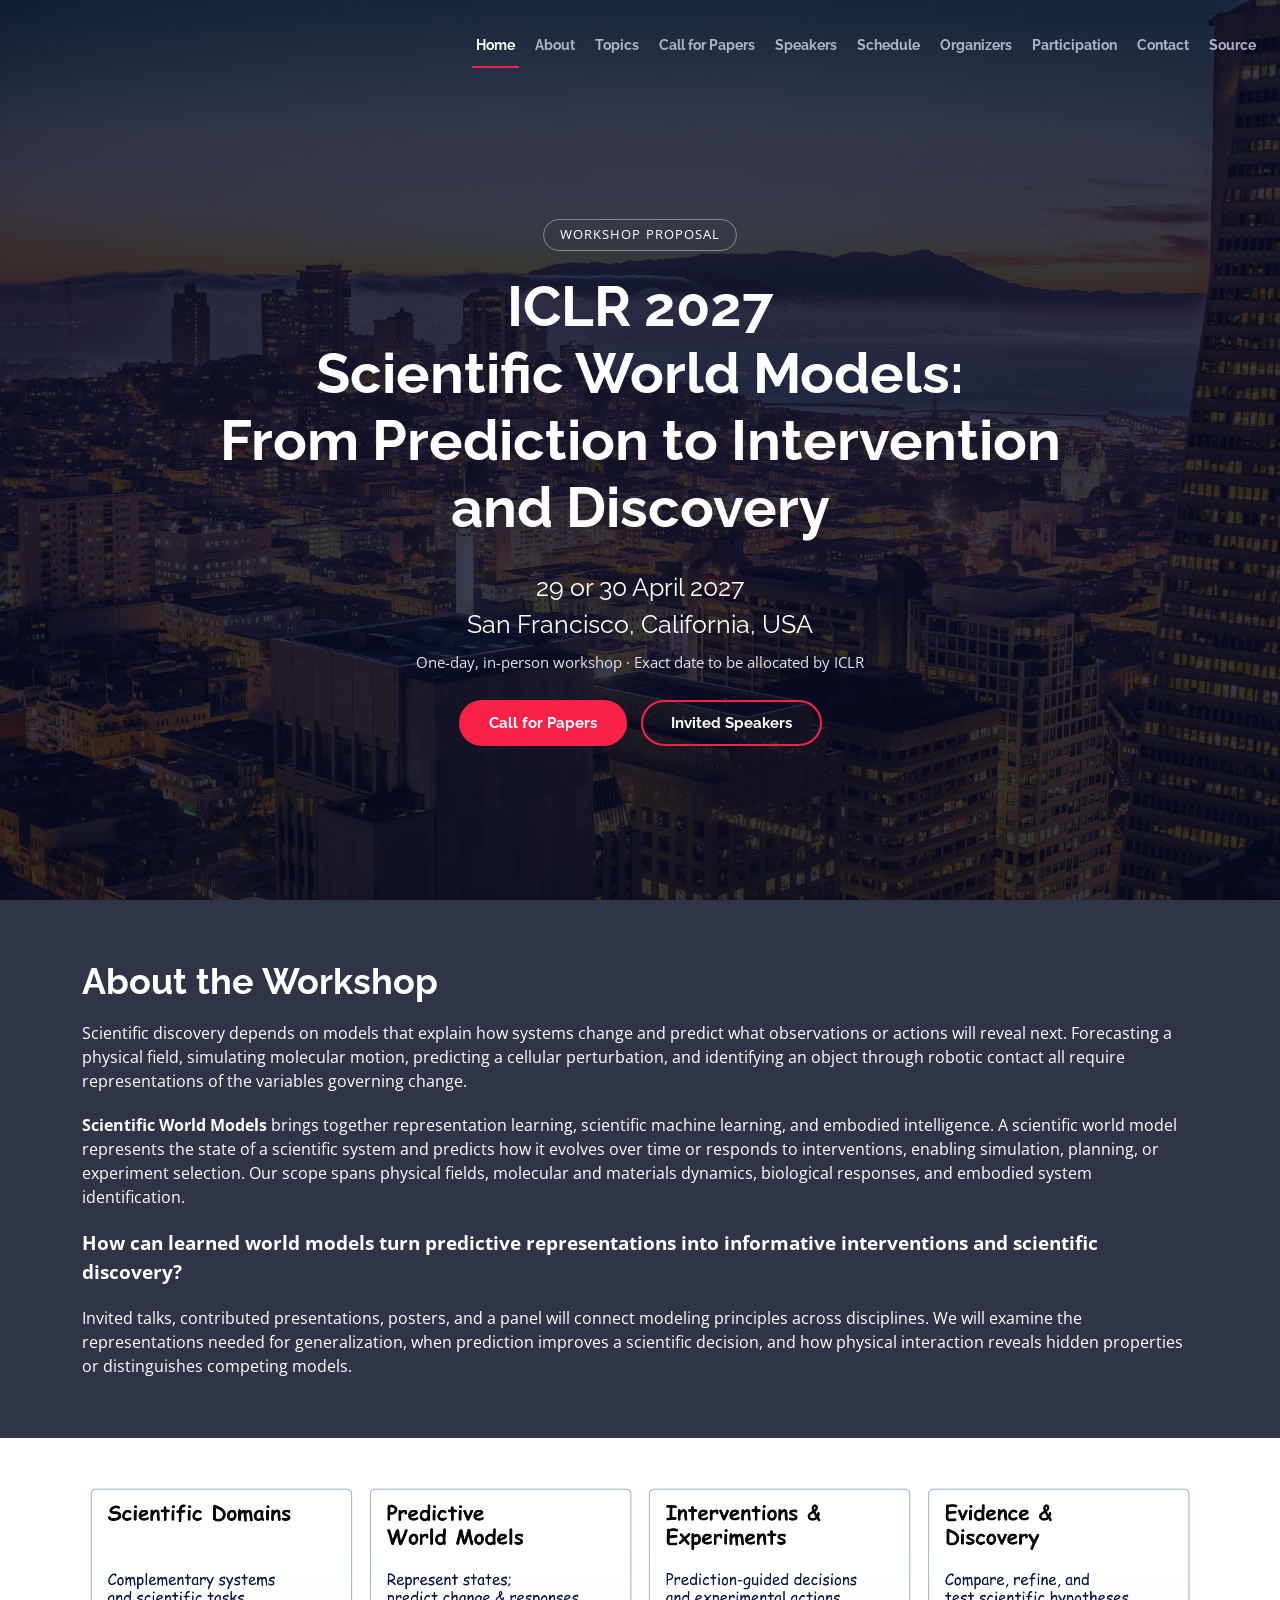
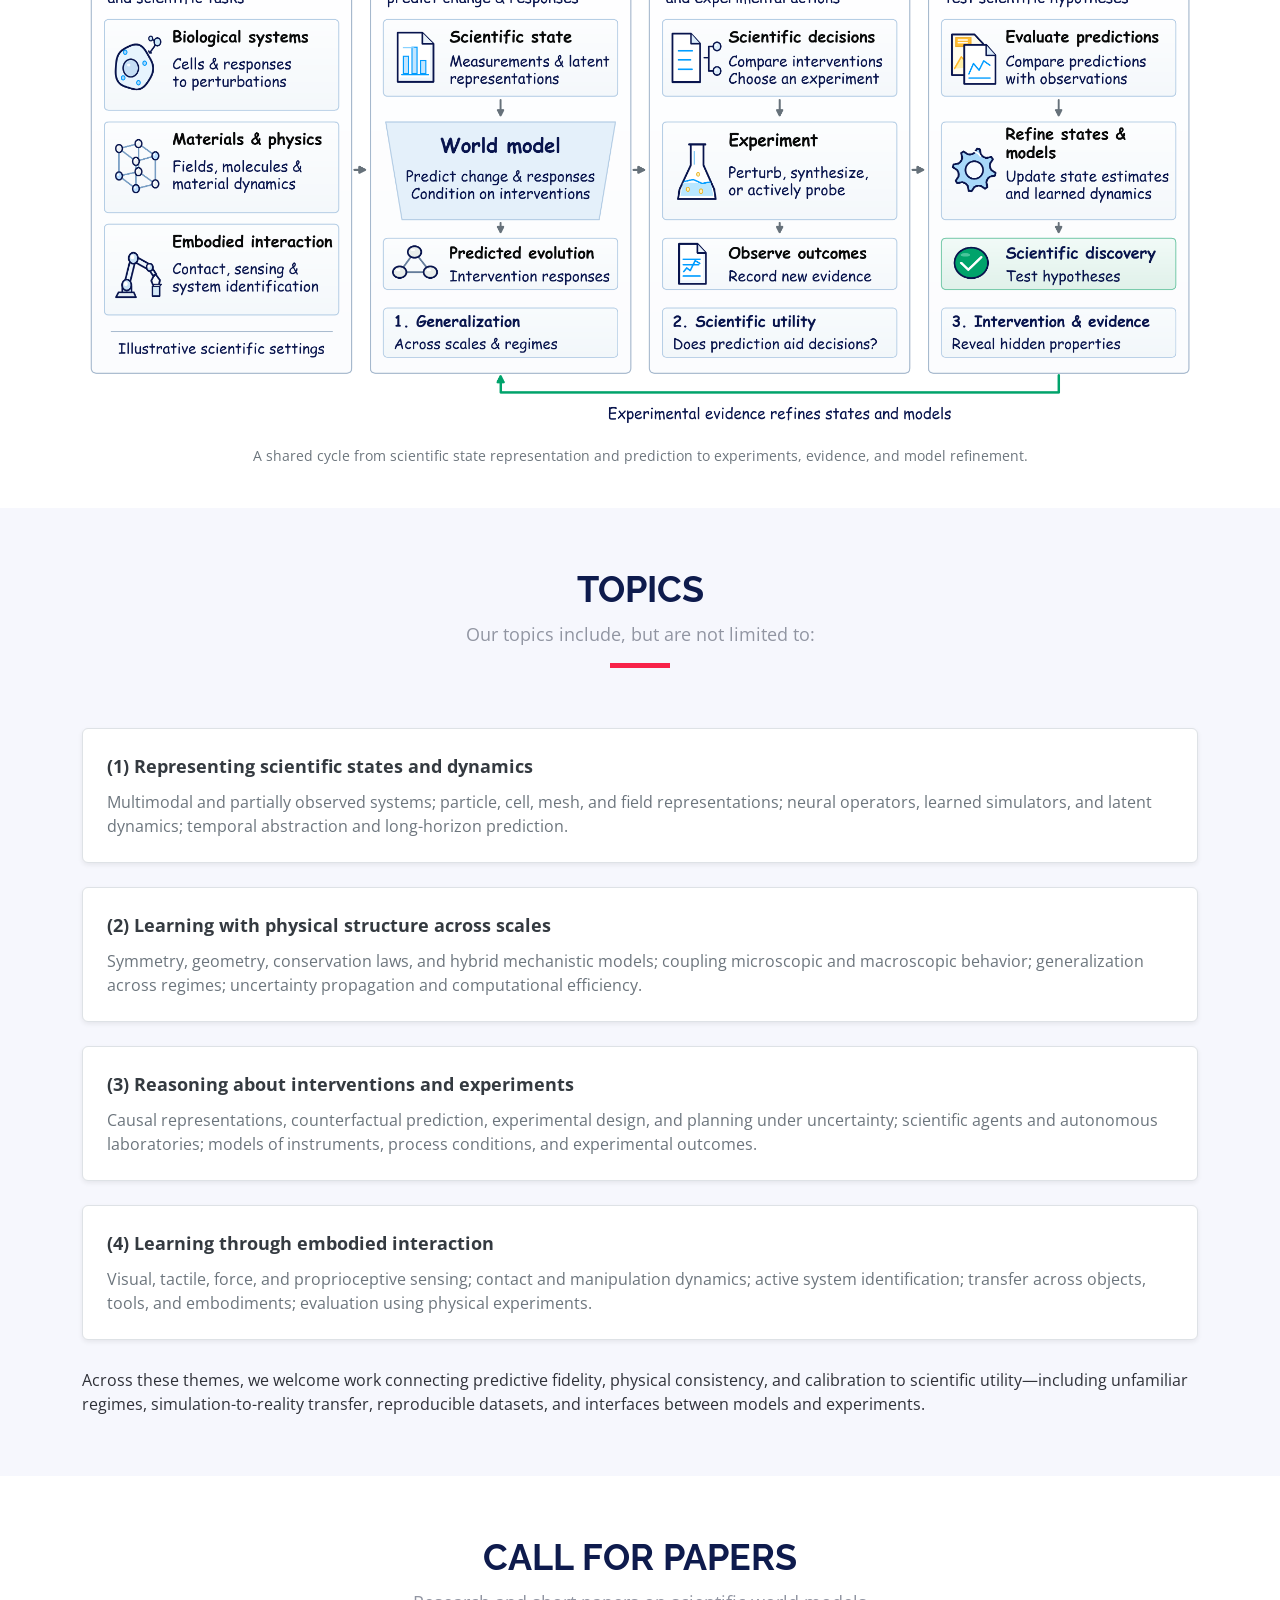
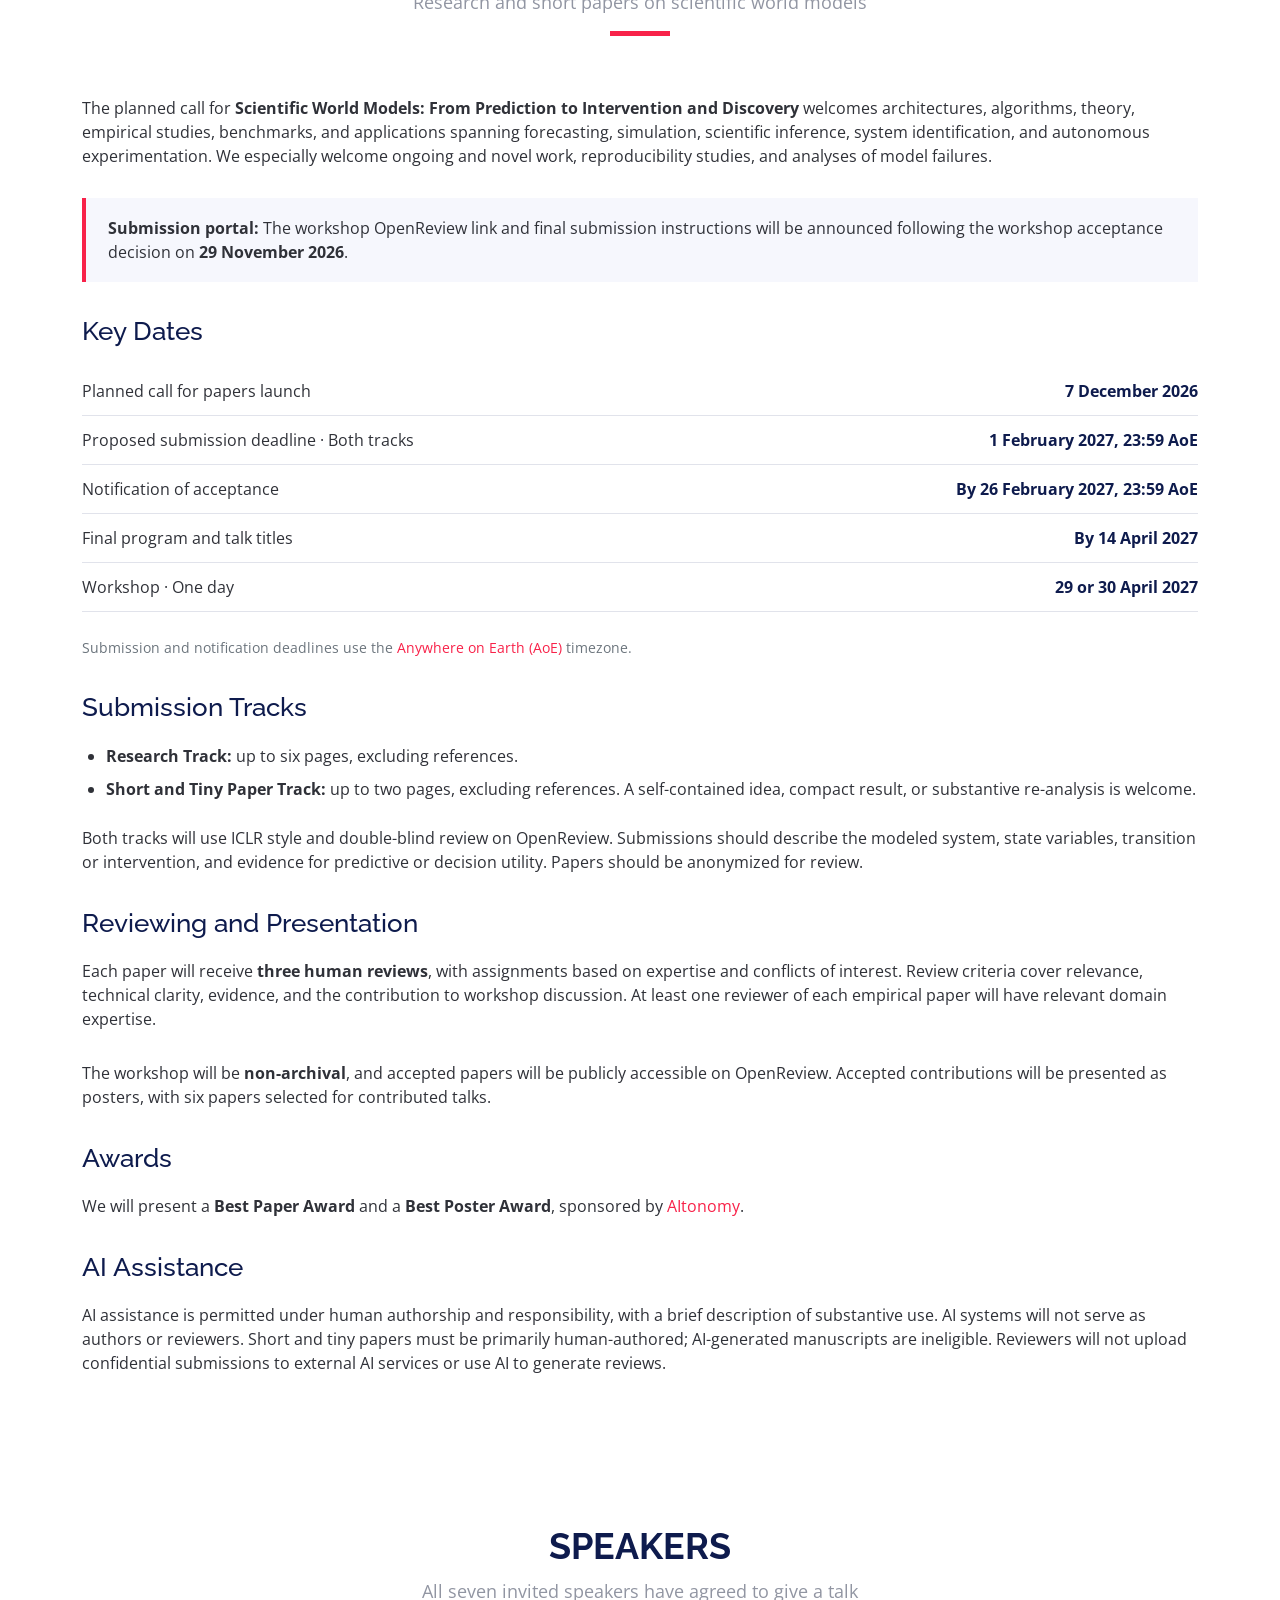
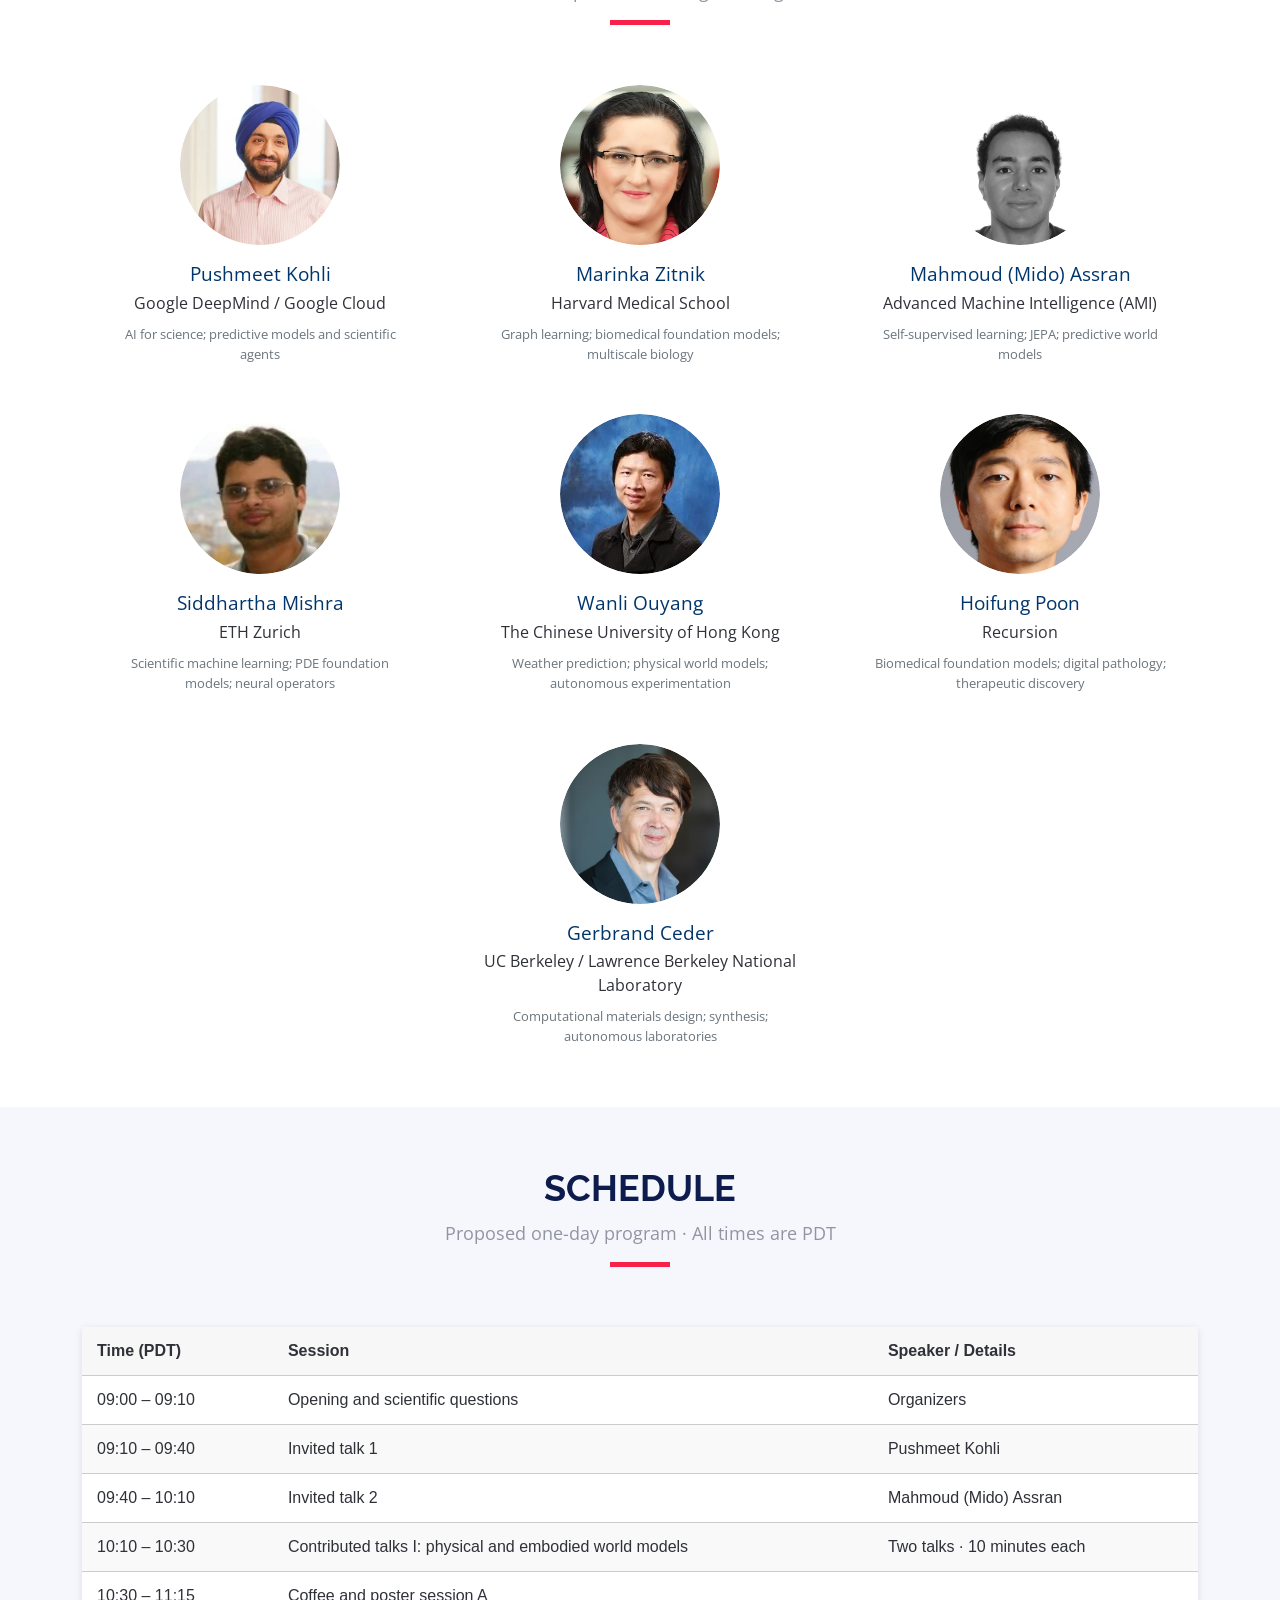
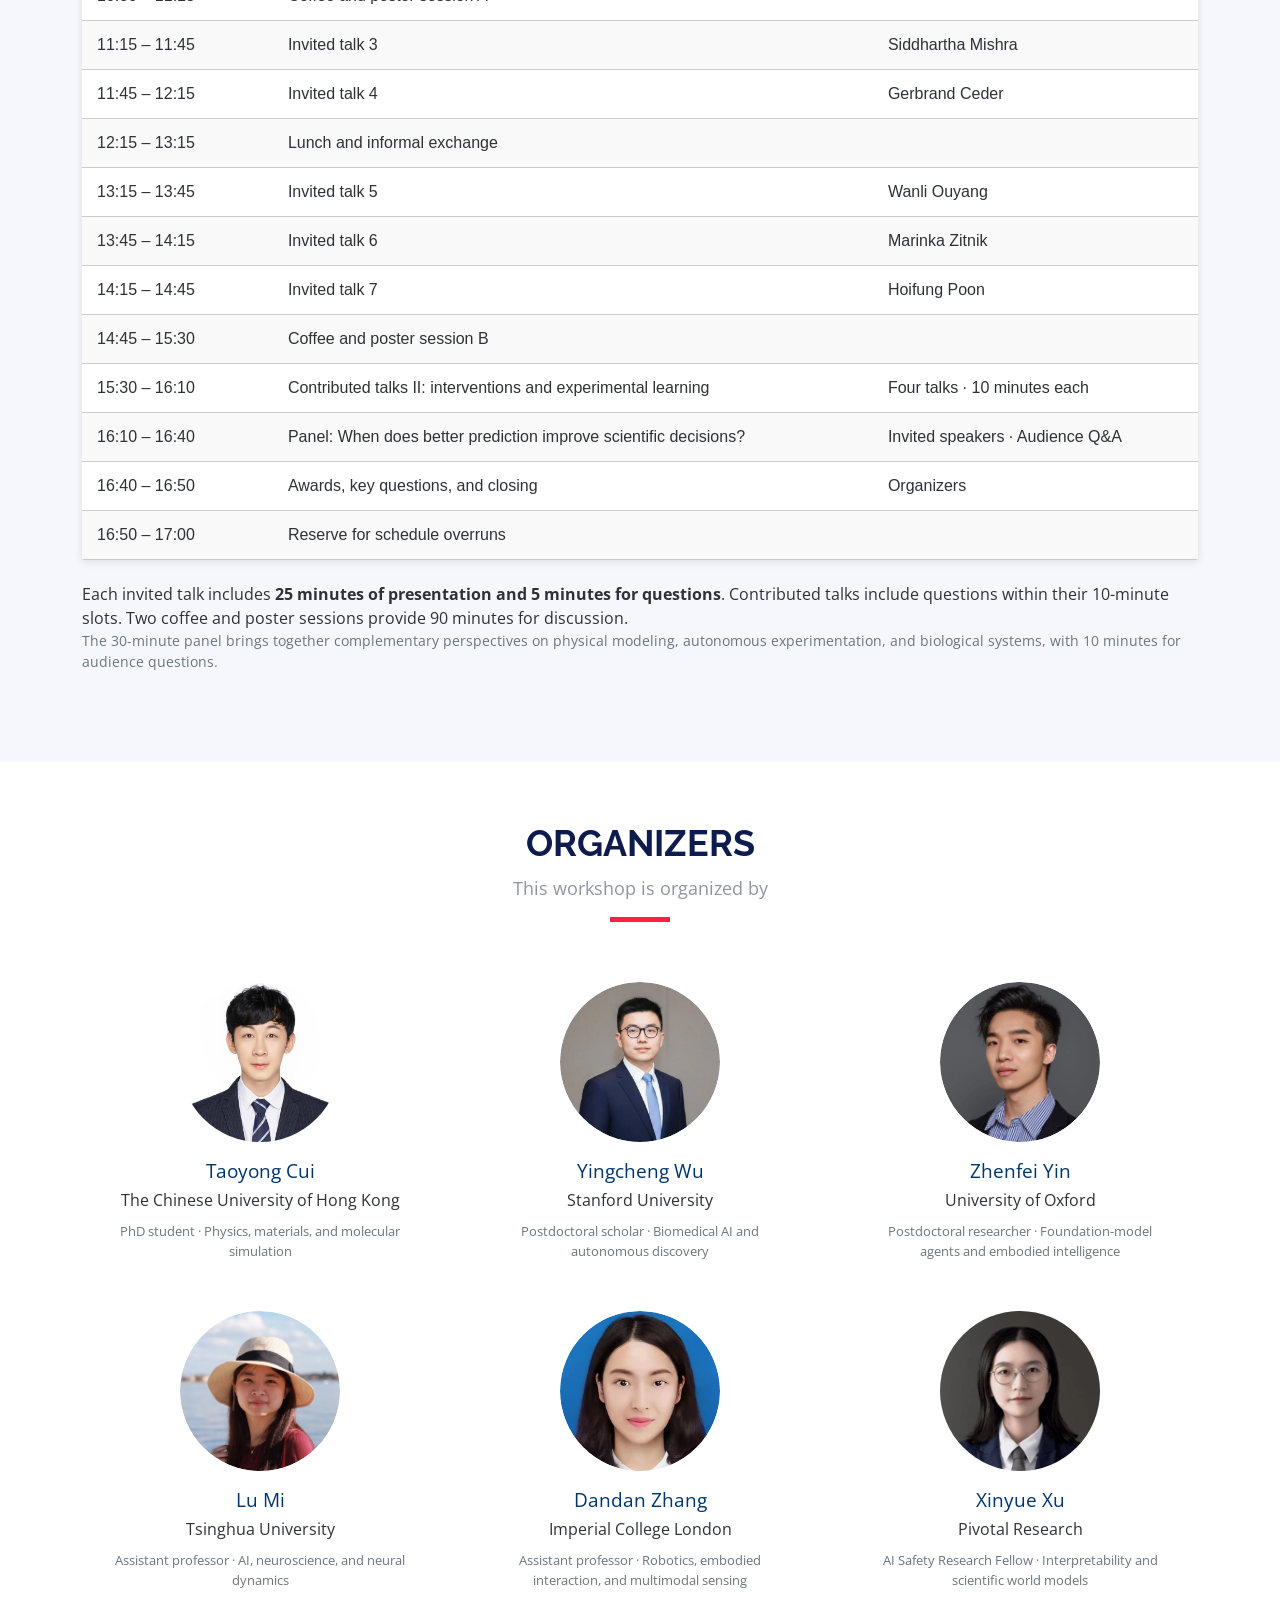
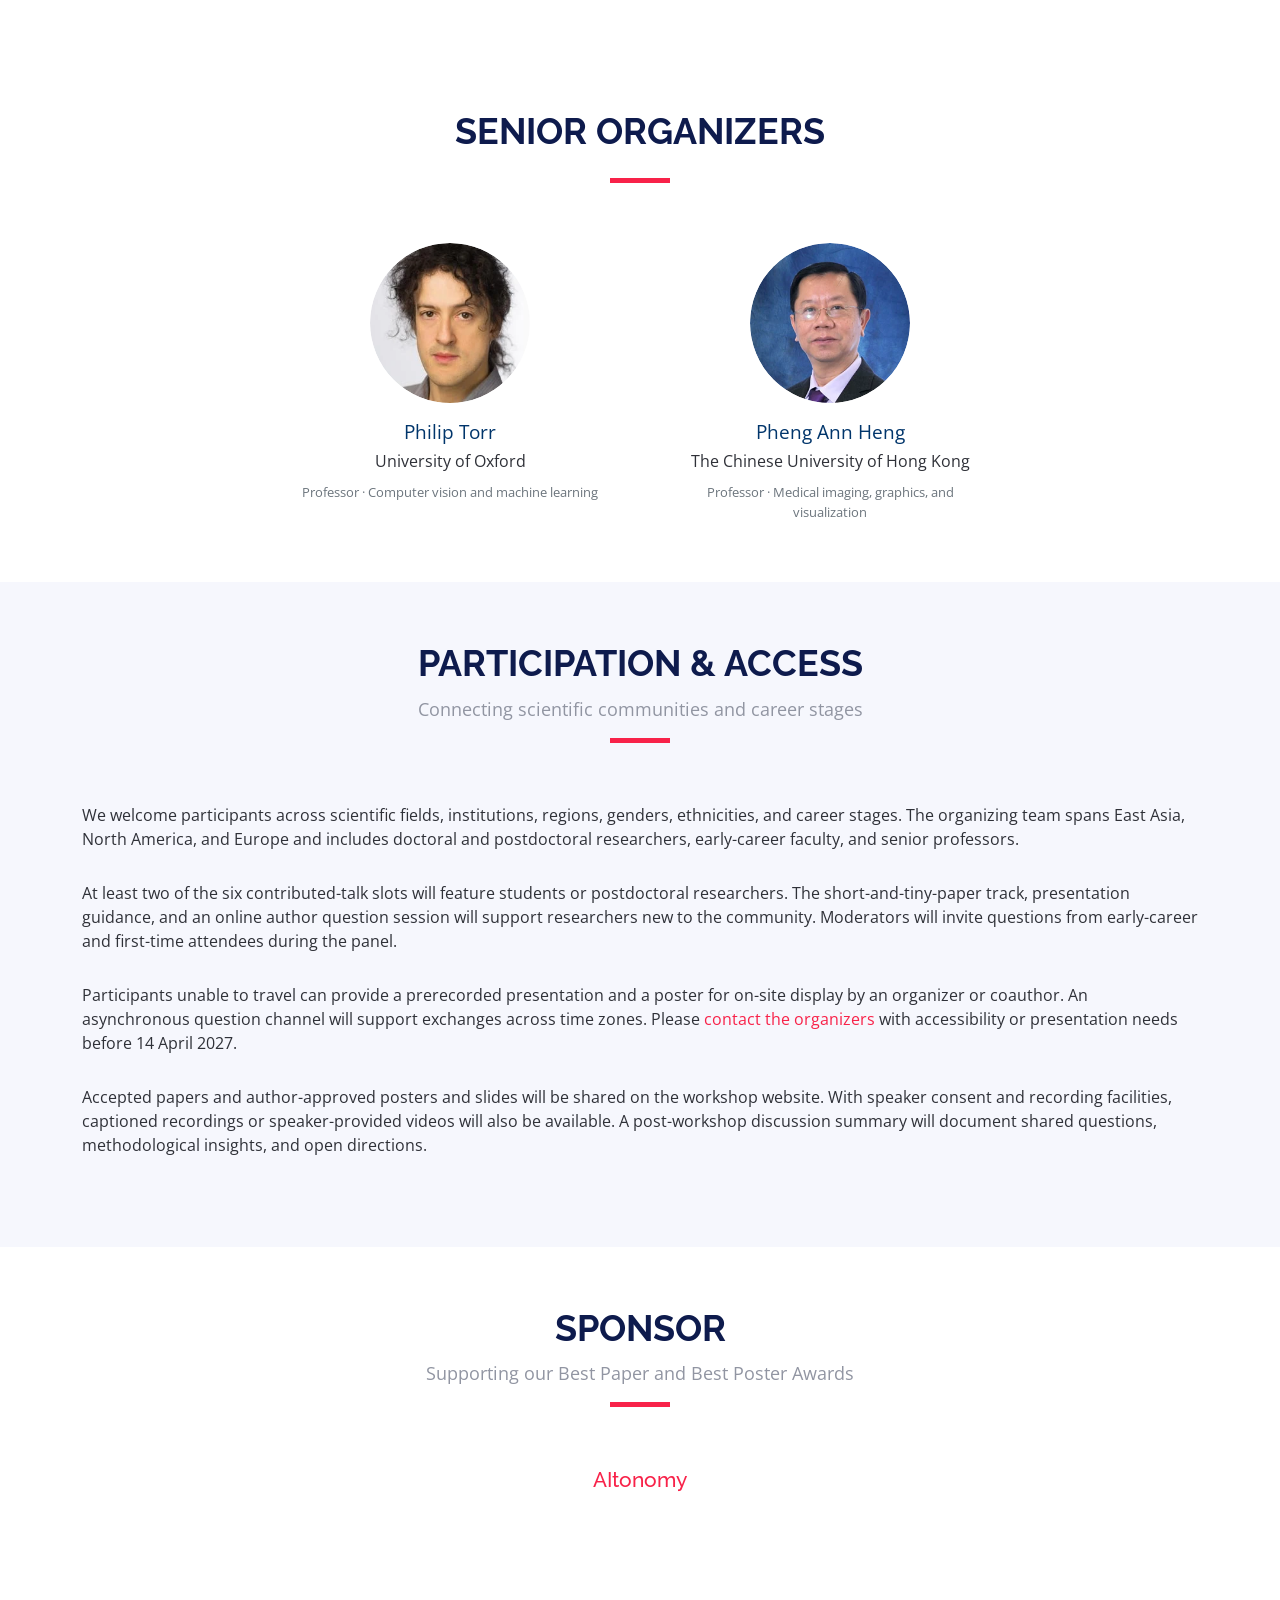
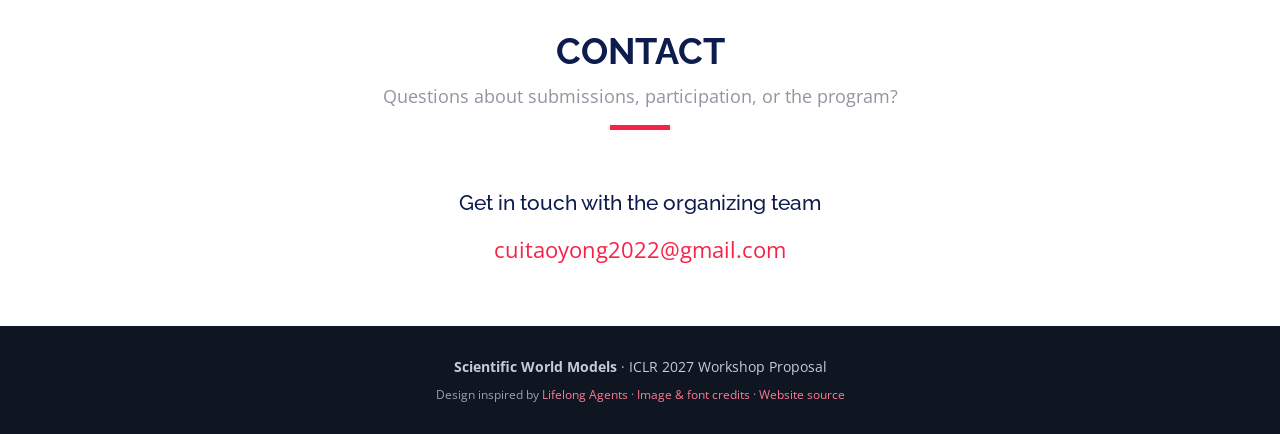
<file: index.html>
<!DOCTYPE html>
<html lang="en">
<head>
  <meta charset="utf-8">
  <meta name="viewport" content="width=device-width, initial-scale=1">
  <title>Scientific World Models: From Prediction to Intervention and Discovery | ICLR 2027</title>
  <meta name="description" content="A proposed ICLR 2027 workshop connecting predictive representation learning, scientific machine learning, and embodied intelligence. Explore our speakers, topics, call for papers, and program.">
  <meta name="theme-color" content="#060c22">
  <link rel="canonical" href="https://taoyongcui.github.io/scientific-world-models/">
  <meta property="og:type" content="website">
  <meta property="og:title" content="Scientific World Models | ICLR 2027">
  <meta property="og:description" content="From Prediction to Intervention and Discovery. A proposed one-day workshop in San Francisco, connecting scientific world models to experimental discovery.">
  <meta property="og:url" content="https://taoyongcui.github.io/scientific-world-models/">
  <meta property="og:image" content="https://taoyongcui.github.io/scientific-world-models/assets/img/background_san_fancisco.jpg">
  <meta name="twitter:card" content="summary_large_image">
  <link rel="icon" href="assets/img/favicon.svg" type="image/svg+xml">
  <link rel="stylesheet" href="assets/css/fonts.css">
  <link rel="stylesheet" href="assets/css/style.css">
  <script defer src="assets/js/main.js"></script>
</head>
<body>
  <a class="skip-link" href="#main">Skip to content</a>
  <header id="header">
    <div class="container header-inner">
      <a class="mobile-brand" href="#hero">Scientific World Models</a>
      <button class="menu-toggle" type="button" aria-label="Open navigation menu" aria-expanded="false" aria-controls="navbar">
        <svg viewBox="0 0 24 24" fill="none" stroke="currentColor" stroke-width="2" aria-hidden="true"><path d="M3 6h18M3 12h18M3 18h18"/></svg>
      </button>
      <nav id="navbar" aria-label="Main navigation">
        <ul>
          <li><a class="active" href="#hero" aria-current="location">Home</a></li>
          <li><a href="#about">About</a></li>
          <li><a href="#topics">Topics</a></li>
          <li><a href="#cfp">Call for Papers</a></li>
          <li><a href="#speakers">Speakers</a></li>
          <li><a href="#schedule">Schedule</a></li>
          <li><a href="#organizers">Organizers</a></li>
          <li><a href="#access">Participation</a></li>
          <li><a href="#contact">Contact</a></li>
          <li><a href="https://github.com/TaoyongCui/scientific-world-models" target="_blank" rel="noopener noreferrer">Source</a></li>
        </ul>
      </nav>
    </div>
  </header>
  <section id="hero" aria-labelledby="hero-title">
    <div class="hero-container">
      <div class="hero-status">WORKSHOP PROPOSAL</div>
      <h1 id="hero-title">ICLR 2027<br>Scientific World Models:<br>From Prediction to Intervention<br>and Discovery</h1>
      <h2 class="hero-details">29 or 30 April 2027<br>San Francisco, California, USA
        <small>One-day, in-person workshop · Exact date to be allocated by ICLR</small>
      </h2>
      <div class="hero-actions">
        <a class="button" href="#cfp">Call for Papers</a>
        <a class="button button-outline" href="#speakers">Invited Speakers</a>
      </div>
    </div>
  </section>
  <main id="main">
    <section id="about" aria-labelledby="about-title">
      <div class="container">
        <h2 id="about-title">About the Workshop</h2>
        <p>Scientific discovery depends on models that explain how systems change and predict what observations or actions will reveal next. Forecasting a physical field, simulating molecular motion, predicting a cellular perturbation, and identifying an object through robotic contact all require representations of the variables governing change.</p>
        <p><strong>Scientific World Models</strong> brings together representation learning, scientific machine learning, and embodied intelligence. A scientific world model represents the state of a scientific system and predicts how it evolves over time or responds to interventions, enabling simulation, planning, or experiment selection. Our scope spans physical fields, molecular and materials dynamics, biological responses, and embodied system identification.</p>
        <p class="question">How can learned world models turn predictive representations into informative interventions and scientific discovery?</p>
        <p>Invited talks, contributed presentations, posters, and a panel will connect modeling principles across disciplines. We will examine the representations needed for generalization, when prediction improves a scientific decision, and how physical interaction reveals hidden properties or distinguishes competing models.</p>
      </div>
    </section>
    <section class="overview" aria-label="Scientific world modeling cycle">
      <div class="container">
        <figure>
          <img src="assets/img/scientific-world-models.png" alt="Scientific world modeling cycle: diverse scientific domains feed predictive models, which guide interventions and experiments; new evidence informs model refinement." width="4204" height="2067" loading="lazy" decoding="async">
          <figcaption>A shared cycle from scientific state representation and prediction to experiments, evidence, and model refinement.</figcaption>
        </figure>
      </div>
    </section>
    <section id="topics" class="section section-with-bg" aria-labelledby="topics-title">
      <div class="container">
        <div class="section-header"><h2 id="topics-title">Topics</h2><p>Our topics include, but are not limited to:</p></div>
        <div class="topic-list"><article class="topic-panel">
          <h3>(1) Representing scientific states and dynamics</h3><p>Multimodal and partially observed systems; particle, cell, mesh, and field representations; neural operators, learned simulators, and latent dynamics; temporal abstraction and long-horizon prediction.</p>
        </article>
<article class="topic-panel">
          <h3>(2) Learning with physical structure across scales</h3><p>Symmetry, geometry, conservation laws, and hybrid mechanistic models; coupling microscopic and macroscopic behavior; generalization across regimes; uncertainty propagation and computational efficiency.</p>
        </article>
<article class="topic-panel">
          <h3>(3) Reasoning about interventions and experiments</h3><p>Causal representations, counterfactual prediction, experimental design, and planning under uncertainty; scientific agents and autonomous laboratories; models of instruments, process conditions, and experimental outcomes.</p>
        </article>
<article class="topic-panel">
          <h3>(4) Learning through embodied interaction</h3><p>Visual, tactile, force, and proprioceptive sensing; contact and manipulation dynamics; active system identification; transfer across objects, tools, and embodiments; evaluation using physical experiments.</p>
        </article></div>
        <p class="evaluation-note">Across these themes, we welcome work connecting predictive fidelity, physical consistency, and calibration to scientific utility—including unfamiliar regimes, simulation-to-reality transfer, reproducible datasets, and interfaces between models and experiments.</p>
      </div>
    </section>
    <section id="cfp" class="section" aria-labelledby="cfp-title">
      <div class="container copy">
        <div class="section-header"><h2 id="cfp-title">Call for Papers</h2><p>Research and short papers on scientific world models</p></div>
        <p>The planned call for <strong>Scientific World Models: From Prediction to Intervention and Discovery</strong> welcomes architectures, algorithms, theory, empirical studies, benchmarks, and applications spanning forecasting, simulation, scientific inference, system identification, and autonomous experimentation. We especially welcome ongoing and novel work, reproducibility studies, and analyses of model failures.</p>
        <div class="portal-note"><p><strong>Submission portal:</strong> The workshop OpenReview link and final submission instructions will be announced following the workshop acceptance decision on <strong>29 November 2026</strong>.</p></div>
        <h3>Key Dates</h3>
        <ul class="date-list">
          <li><span>Planned call for papers launch</span><time datetime="2026-12-07">7 December 2026</time></li>
          <li><span>Proposed submission deadline · Both tracks</span><time datetime="2027-02-01">1 February 2027, 23:59 AoE</time></li>
          <li><span>Notification of acceptance</span><time datetime="2027-02-26">By 26 February 2027, 23:59 AoE</time></li>
          <li><span>Final program and talk titles</span><time datetime="2027-04-14">By 14 April 2027</time></li>
          <li><span>Workshop · One day</span><span class="date-value">29 or 30 April 2027</span></li>
        </ul>
        <p class="small-note">Submission and notification deadlines use the <a href="https://time.is/Anywhere_on_Earth" target="_blank" rel="noopener noreferrer">Anywhere on Earth (AoE)</a> timezone.</p>
        <h3>Submission Tracks</h3>
        <ul>
          <li><strong>Research Track:</strong> up to six pages, excluding references.</li>
          <li><strong>Short and Tiny Paper Track:</strong> up to two pages, excluding references. A self-contained idea, compact result, or substantive re-analysis is welcome.</li>
        </ul>
        <p>Both tracks will use ICLR style and double-blind review on OpenReview. Submissions should describe the modeled system, state variables, transition or intervention, and evidence for predictive or decision utility. Papers should be anonymized for review.</p>
        <h3>Reviewing and Presentation</h3>
        <p>Each paper will receive <strong>three human reviews</strong>, with assignments based on expertise and conflicts of interest. Review criteria cover relevance, technical clarity, evidence, and the contribution to workshop discussion. At least one reviewer of each empirical paper will have relevant domain expertise.</p>
        <p>The workshop will be <strong>non-archival</strong>, and accepted papers will be publicly accessible on OpenReview. Accepted contributions will be presented as posters, with six papers selected for contributed talks.</p>
        <h3 id="awards">Awards</h3>
        <p>We will present a <strong>Best Paper Award</strong> and a <strong>Best Poster Award</strong>, sponsored by <a href="https://aitonomy.org/" target="_blank" rel="noopener noreferrer">AItonomy</a>.</p>
        <h3>AI Assistance</h3>
        <p>AI assistance is permitted under human authorship and responsibility, with a brief description of substantive use. AI systems will not serve as authors or reviewers. Short and tiny papers must be primarily human-authored; AI-generated manuscripts are ineligible. Reviewers will not upload confidential submissions to external AI services or use AI to generate reviews.</p>
      </div>
    </section>
    <section id="speakers" class="section people-section" aria-labelledby="speakers-title">
      <div class="container">
        <div class="section-header"><h2 id="speakers-title">Speakers</h2><p>All seven invited speakers have agreed to give a talk</p></div>
        <div class="people-grid"><article class="person">
          <a class="person-photo-link" href="https://blog.google/authors/pushmeet-kohli/" target="_blank" rel="noopener noreferrer" tabindex="-1" aria-hidden="true">
            <img class="person-photo" src="assets/img/people/pushmeet-kohli.webp" width="160" height="160" alt="Pushmeet Kohli" loading="lazy" decoding="async">
          </a>
          <h3><a href="https://blog.google/authors/pushmeet-kohli/" target="_blank" rel="noopener noreferrer">Pushmeet Kohli</a></h3>
          <p class="affiliation">Google DeepMind / Google Cloud</p>
          <p class="specialty">AI for science; predictive models and scientific agents</p>
        </article>
<article class="person">
          <a class="person-photo-link" href="https://zitniklab.hms.harvard.edu/bio/" target="_blank" rel="noopener noreferrer" tabindex="-1" aria-hidden="true">
            <img class="person-photo" src="assets/img/people/marinka-zitnik.webp" width="160" height="160" alt="Marinka Zitnik" loading="lazy" decoding="async">
          </a>
          <h3><a href="https://zitniklab.hms.harvard.edu/bio/" target="_blank" rel="noopener noreferrer">Marinka Zitnik</a></h3>
          <p class="affiliation">Harvard Medical School</p>
          <p class="specialty">Graph learning; biomedical foundation models; multiscale biology</p>
        </article>
<article class="person">
          <a class="person-photo-link" href="https://www.midoassran.ca/" target="_blank" rel="noopener noreferrer" tabindex="-1" aria-hidden="true">
            <img class="person-photo" src="assets/img/people/mido-assran.webp" width="160" height="160" alt="Mahmoud (Mido) Assran" loading="lazy" decoding="async">
          </a>
          <h3><a href="https://www.midoassran.ca/" target="_blank" rel="noopener noreferrer">Mahmoud (Mido) Assran</a></h3>
          <p class="affiliation">Advanced Machine Intelligence (AMI)</p>
          <p class="specialty">Self-supervised learning; JEPA; predictive world models</p>
        </article>
<article class="person">
          <a class="person-photo-link" href="https://math.ethz.ch/sam/the-institute/people.html/1000?u=smishra" target="_blank" rel="noopener noreferrer" tabindex="-1" aria-hidden="true">
            <img class="person-photo" src="assets/img/people/siddhartha-mishra.webp" width="160" height="160" alt="Siddhartha Mishra" loading="lazy" decoding="async">
          </a>
          <h3><a href="https://math.ethz.ch/sam/the-institute/people.html/1000?u=smishra" target="_blank" rel="noopener noreferrer">Siddhartha Mishra</a></h3>
          <p class="affiliation">ETH Zurich</p>
          <p class="specialty">Scientific machine learning; PDE foundation models; neural operators</p>
        </article>
<article class="person">
          <a class="person-photo-link" href="https://research.cuhk.edu.hk/en/persons/wanli-ouyang/" target="_blank" rel="noopener noreferrer" tabindex="-1" aria-hidden="true">
            <img class="person-photo" src="assets/img/people/wanli-ouyang.webp" width="160" height="160" alt="Wanli Ouyang" loading="lazy" decoding="async">
          </a>
          <h3><a href="https://research.cuhk.edu.hk/en/persons/wanli-ouyang/" target="_blank" rel="noopener noreferrer">Wanli Ouyang</a></h3>
          <p class="affiliation">The Chinese University of Hong Kong</p>
          <p class="specialty">Weather prediction; physical world models; autonomous experimentation</p>
        </article>
<article class="person">
          <a class="person-photo-link" href="https://www.linkedin.com/in/hoifung-poon-9559943/" target="_blank" rel="noopener noreferrer" tabindex="-1" aria-hidden="true">
            <img class="person-photo" src="assets/img/people/hoifung-poon.webp" width="160" height="160" alt="Hoifung Poon" loading="lazy" decoding="async">
          </a>
          <h3><a href="https://www.linkedin.com/in/hoifung-poon-9559943/" target="_blank" rel="noopener noreferrer">Hoifung Poon</a></h3>
          <p class="affiliation">Recursion</p>
          <p class="specialty">Biomedical foundation models; digital pathology; therapeutic discovery</p>
        </article>
<article class="person">
          <a class="person-photo-link" href="https://ceder.berkeley.edu/contact-us/" target="_blank" rel="noopener noreferrer" tabindex="-1" aria-hidden="true">
            <img class="person-photo" src="assets/img/people/gerbrand-ceder.webp" width="160" height="160" alt="Gerbrand Ceder" loading="lazy" decoding="async">
          </a>
          <h3><a href="https://ceder.berkeley.edu/contact-us/" target="_blank" rel="noopener noreferrer">Gerbrand Ceder</a></h3>
          <p class="affiliation">UC Berkeley / Lawrence Berkeley National Laboratory</p>
          <p class="specialty">Computational materials design; synthesis; autonomous laboratories</p>
        </article></div>
      </div>
    </section>
    <section id="schedule" class="section section-with-bg" aria-labelledby="schedule-title">
      <div class="container">
        <div class="section-header"><h2 id="schedule-title">Schedule</h2><p>Proposed one-day program · All times are PDT</p></div>
        <div class="table-wrap" role="region" aria-label="Workshop schedule; scroll horizontally on small screens" tabindex="0">
          <table class="schedule-table">
            <thead><tr><th scope="col">Time (PDT)</th><th scope="col">Session</th><th scope="col">Speaker / Details</th></tr></thead>
            <tbody><tr><td>09:00 – 09:10</td><td>Opening and scientific questions</td><td>Organizers</td></tr>
<tr><td>09:10 – 09:40</td><td>Invited talk 1</td><td>Pushmeet Kohli</td></tr>
<tr><td>09:40 – 10:10</td><td>Invited talk 2</td><td>Mahmoud (Mido) Assran</td></tr>
<tr><td>10:10 – 10:30</td><td>Contributed talks I: physical and embodied world models</td><td>Two talks · 10 minutes each</td></tr>
<tr><td>10:30 – 11:15</td><td>Coffee and poster session A</td><td></td></tr>
<tr><td>11:15 – 11:45</td><td>Invited talk 3</td><td>Siddhartha Mishra</td></tr>
<tr><td>11:45 – 12:15</td><td>Invited talk 4</td><td>Gerbrand Ceder</td></tr>
<tr><td>12:15 – 13:15</td><td>Lunch and informal exchange</td><td></td></tr>
<tr><td>13:15 – 13:45</td><td>Invited talk 5</td><td>Wanli Ouyang</td></tr>
<tr><td>13:45 – 14:15</td><td>Invited talk 6</td><td>Marinka Zitnik</td></tr>
<tr><td>14:15 – 14:45</td><td>Invited talk 7</td><td>Hoifung Poon</td></tr>
<tr><td>14:45 – 15:30</td><td>Coffee and poster session B</td><td></td></tr>
<tr><td>15:30 – 16:10</td><td>Contributed talks II: interventions and experimental learning</td><td>Four talks · 10 minutes each</td></tr>
<tr><td>16:10 – 16:40</td><td>Panel: When does better prediction improve scientific decisions?</td><td>Invited speakers · Audience Q&amp;A</td></tr>
<tr><td>16:40 – 16:50</td><td>Awards, key questions, and closing</td><td>Organizers</td></tr>
<tr><td>16:50 – 17:00</td><td>Reserve for schedule overruns</td><td></td></tr></tbody>
          </table>
        </div>
        <p class="schedule-note">Each invited talk includes <strong>25 minutes of presentation and 5 minutes for questions</strong>. Contributed talks include questions within their 10-minute slots. Two coffee and poster sessions provide 90 minutes for discussion.</p>
        <p class="small-note">The 30-minute panel brings together complementary perspectives on physical modeling, autonomous experimentation, and biological systems, with 10 minutes for audience questions.</p>
      </div>
    </section>
    <section id="organizers" class="section people-section" aria-labelledby="organizers-title">
      <div class="container">
        <div class="section-header"><h2 id="organizers-title">Organizers</h2><p>This workshop is organized by</p></div>
        <div class="people-grid"><article class="person">
          <a class="person-photo-link" href="https://taoyongcui.github.io/" target="_blank" rel="noopener noreferrer" tabindex="-1" aria-hidden="true">
            <img class="person-photo" src="assets/img/people/taoyong-cui.jpg" width="160" height="160" alt="Taoyong Cui" loading="lazy" decoding="async">
          </a>
          <h3><a href="https://taoyongcui.github.io/" target="_blank" rel="noopener noreferrer">Taoyong Cui</a></h3>
          <p class="affiliation">The Chinese University of Hong Kong</p>
          <p class="specialty">PhD student · Physics, materials, and molecular simulation</p>
        </article>
<article class="person">
          <a class="person-photo-link" href="https://charles-wu.com/" target="_blank" rel="noopener noreferrer" tabindex="-1" aria-hidden="true">
            <img class="person-photo" src="assets/img/people/yingcheng-wu.webp" width="160" height="160" alt="Yingcheng Wu" loading="lazy" decoding="async">
          </a>
          <h3><a href="https://charles-wu.com/" target="_blank" rel="noopener noreferrer">Yingcheng Wu</a></h3>
          <p class="affiliation">Stanford University</p>
          <p class="specialty">Postdoctoral scholar · Biomedical AI and autonomous discovery</p>
        </article>
<article class="person">
          <a class="person-photo-link" href="https://yinzhenfei.github.io/" target="_blank" rel="noopener noreferrer" tabindex="-1" aria-hidden="true">
            <img class="person-photo" src="assets/img/people/zhenfei-yin.webp" width="160" height="160" alt="Zhenfei Yin" loading="lazy" decoding="async">
          </a>
          <h3><a href="https://yinzhenfei.github.io/" target="_blank" rel="noopener noreferrer">Zhenfei Yin</a></h3>
          <p class="affiliation">University of Oxford</p>
          <p class="specialty">Postdoctoral researcher · Foundation-model agents and embodied intelligence</p>
        </article>
<article class="person">
          <a class="person-photo-link" href="https://lumimim.github.io/" target="_blank" rel="noopener noreferrer" tabindex="-1" aria-hidden="true">
            <img class="person-photo" src="assets/img/people/lu-mi.webp" width="160" height="160" alt="Lu Mi" loading="lazy" decoding="async">
          </a>
          <h3><a href="https://lumimim.github.io/" target="_blank" rel="noopener noreferrer">Lu Mi</a></h3>
          <p class="affiliation">Tsinghua University</p>
          <p class="specialty">Assistant professor · AI, neuroscience, and neural dynamics</p>
        </article>
<article class="person">
          <a class="person-photo-link" href="https://www.intelligentrobotics-acrossscales.com/" target="_blank" rel="noopener noreferrer" tabindex="-1" aria-hidden="true">
            <img class="person-photo" src="assets/img/people/dandan-zhang.webp" width="160" height="160" alt="Dandan Zhang" loading="lazy" decoding="async">
          </a>
          <h3><a href="https://www.intelligentrobotics-acrossscales.com/" target="_blank" rel="noopener noreferrer">Dandan Zhang</a></h3>
          <p class="affiliation">Imperial College London</p>
          <p class="specialty">Assistant professor · Robotics, embodied interaction, and multimodal sensing</p>
        </article>
<article class="person">
          <a class="person-photo-link" href="https://thea-hsu.github.io/" target="_blank" rel="noopener noreferrer" tabindex="-1" aria-hidden="true">
            <img class="person-photo" src="assets/img/people/xinyue-xu.webp" width="160" height="160" alt="Xinyue Xu" loading="lazy" decoding="async">
          </a>
          <h3><a href="https://thea-hsu.github.io/" target="_blank" rel="noopener noreferrer">Xinyue Xu</a></h3>
          <p class="affiliation">Pivotal Research</p>
          <p class="specialty">AI Safety Research Fellow · Interpretability and scientific world models</p>
        </article></div>
      </div>
    </section>
    <section id="senior-organizers" class="section people-section" aria-labelledby="senior-organizers-title">
      <div class="container">
        <div class="section-header"><h2 id="senior-organizers-title">Senior Organizers</h2></div>
        <div class="people-grid"><article class="person">
          <a class="person-photo-link" href="https://torrvision.com/" target="_blank" rel="noopener noreferrer" tabindex="-1" aria-hidden="true">
            <img class="person-photo" src="assets/img/people/philip-torr.webp" width="160" height="160" alt="Philip Torr" loading="lazy" decoding="async">
          </a>
          <h3><a href="https://torrvision.com/" target="_blank" rel="noopener noreferrer">Philip Torr</a></h3>
          <p class="affiliation">University of Oxford</p>
          <p class="specialty">Professor · Computer vision and machine learning</p>
        </article>
<article class="person">
          <a class="person-photo-link" href="https://www.cse.cuhk.edu.hk/people/faculty/pheng-ann-heng/" target="_blank" rel="noopener noreferrer" tabindex="-1" aria-hidden="true">
            <img class="person-photo" src="assets/img/people/pheng-ann-heng.webp" width="160" height="160" alt="Pheng Ann Heng" loading="lazy" decoding="async">
          </a>
          <h3><a href="https://www.cse.cuhk.edu.hk/people/faculty/pheng-ann-heng/" target="_blank" rel="noopener noreferrer">Pheng Ann Heng</a></h3>
          <p class="affiliation">The Chinese University of Hong Kong</p>
          <p class="specialty">Professor · Medical imaging, graphics, and visualization</p>
        </article></div>
      </div>
    </section>
    <section id="access" class="section section-with-bg" aria-labelledby="access-title">
      <div class="container copy">
        <div class="section-header"><h2 id="access-title">Participation &amp; Access</h2><p>Connecting scientific communities and career stages</p></div>
        <p>We welcome participants across scientific fields, institutions, regions, genders, ethnicities, and career stages. The organizing team spans East Asia, North America, and Europe and includes doctoral and postdoctoral researchers, early-career faculty, and senior professors.</p>
        <p>At least two of the six contributed-talk slots will feature students or postdoctoral researchers. The short-and-tiny-paper track, presentation guidance, and an online author question session will support researchers new to the community. Moderators will invite questions from early-career and first-time attendees during the panel.</p>
        <p>Participants unable to travel can provide a prerecorded presentation and a poster for on-site display by an organizer or coauthor. An asynchronous question channel will support exchanges across time zones. Please <a href="mailto:cuitaoyong2022@gmail.com">contact the organizers</a> with accessibility or presentation needs before 14 April 2027.</p>
        <p>Accepted papers and author-approved posters and slides will be shared on the workshop website. With speaker consent and recording facilities, captioned recordings or speaker-provided videos will also be available. A post-workshop discussion summary will document shared questions, methodological insights, and open directions.</p>
      </div>
    </section>
    <section id="sponsors" class="section contact" aria-labelledby="sponsors-title">
      <div class="container">
        <div class="section-header"><h2 id="sponsors-title">Sponsor</h2><p>Supporting our Best Paper and Best Poster Awards</p></div>
        <h3><a href="https://aitonomy.org/" target="_blank" rel="noopener noreferrer">AItonomy</a></h3>
      </div>
    </section>
    <section id="contact" class="section contact" aria-labelledby="contact-title">
      <div class="container">
        <div class="section-header"><h2 id="contact-title">Contact</h2><p>Questions about submissions, participation, or the program?</p></div>
        <h3>Get in touch with the organizing team</h3>
        <a class="email" href="mailto:cuitaoyong2022@gmail.com">cuitaoyong2022@gmail.com</a>
      </div>
    </section>
  </main>
  <footer id="footer">
    <p><strong>Scientific World Models</strong> · ICLR 2027 Workshop Proposal</p>
    <p class="credits">Design inspired by <a href="https://lifelongagent.github.io/#organizers" target="_blank" rel="noopener noreferrer">Lifelong Agents</a> · <a href="credits.html">Image &amp; font credits</a> · <a href="https://github.com/TaoyongCui/scientific-world-models" target="_blank" rel="noopener noreferrer">Website source</a></p>
  </footer>
  <a class="back-to-top" href="#hero" aria-label="Back to top"><svg viewBox="0 0 24 24" fill="none" stroke="currentColor" stroke-width="1.7" aria-hidden="true"><path d="M12 19V5m-6 6 6-6 6 6"/></svg></a>
</body>
</html>
</file>
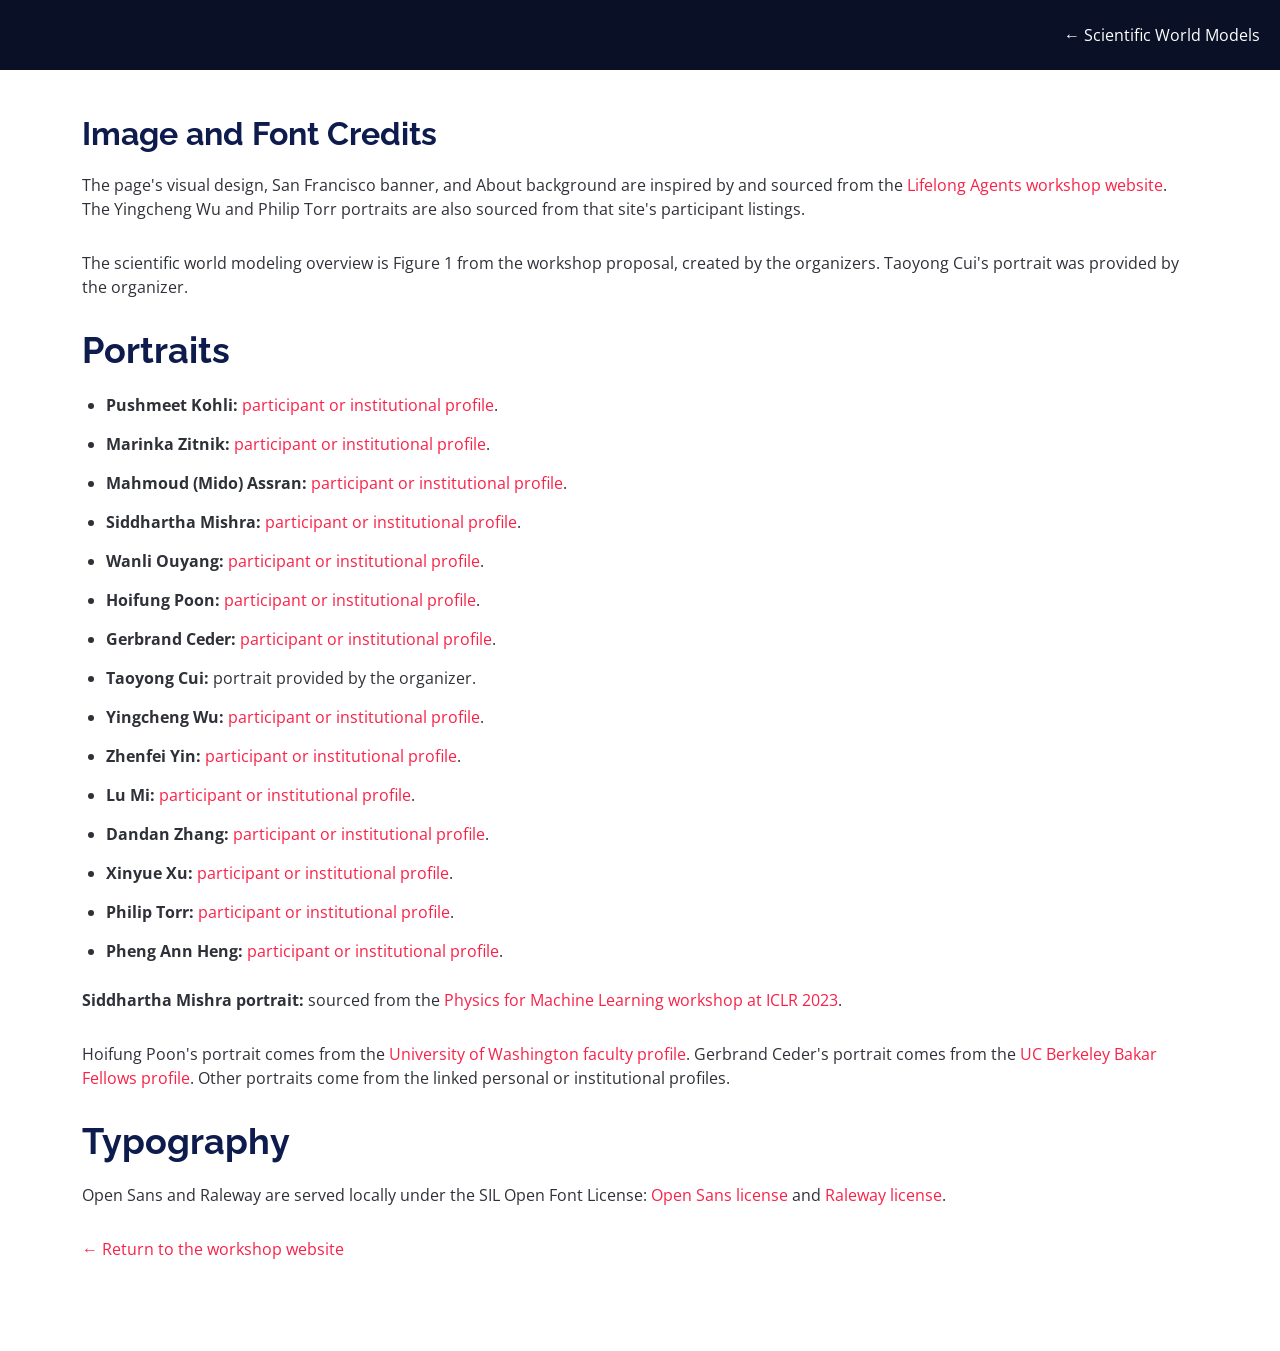
<file: credits.html>
<!DOCTYPE html><html lang="en"><head><meta charset="utf-8"><meta name="viewport" content="width=device-width, initial-scale=1"><title>Credits | Scientific World Models</title><link rel="icon" href="assets/img/favicon.svg"><link rel="stylesheet" href="assets/css/fonts.css"><link rel="stylesheet" href="assets/css/style.css"></head><body><header id="header" class="scrolled"><div class="container header-inner"><a href="index.html" style="color:#fff">← Scientific World Models</a></div></header><main class="section credits-page"><div class="container copy"><h1>Image and Font Credits</h1><p>The page's visual design, San Francisco banner, and About background are inspired by and sourced from the <a href="https://lifelongagent.github.io/">Lifelong Agents workshop website</a>. The Yingcheng Wu and Philip Torr portraits are also sourced from that site's participant listings.</p><p>The scientific world modeling overview is Figure 1 from the workshop proposal, created by the organizers. Taoyong Cui's portrait was provided by the organizer.</p><h2>Portraits</h2><ul><li><strong>Pushmeet Kohli:</strong> <a href="https://blog.google/authors/pushmeet-kohli/">participant or institutional profile</a>.</li>
<li><strong>Marinka Zitnik:</strong> <a href="https://zitniklab.hms.harvard.edu/bio/">participant or institutional profile</a>.</li>
<li><strong>Mahmoud (Mido) Assran:</strong> <a href="https://www.midoassran.ca/">participant or institutional profile</a>.</li>
<li><strong>Siddhartha Mishra:</strong> <a href="https://math.ethz.ch/sam/the-institute/people.html/1000?u=smishra">participant or institutional profile</a>.</li>
<li><strong>Wanli Ouyang:</strong> <a href="https://research.cuhk.edu.hk/en/persons/wanli-ouyang/">participant or institutional profile</a>.</li>
<li><strong>Hoifung Poon:</strong> <a href="https://www.linkedin.com/in/hoifung-poon-9559943/">participant or institutional profile</a>.</li>
<li><strong>Gerbrand Ceder:</strong> <a href="https://ceder.berkeley.edu/contact-us/">participant or institutional profile</a>.</li>
<li><strong>Taoyong Cui:</strong> portrait provided by the organizer.</li>
<li><strong>Yingcheng Wu:</strong> <a href="https://charles-wu.com/">participant or institutional profile</a>.</li>
<li><strong>Zhenfei Yin:</strong> <a href="https://yinzhenfei.github.io/">participant or institutional profile</a>.</li>
<li><strong>Lu Mi:</strong> <a href="https://lumimim.github.io/">participant or institutional profile</a>.</li>
<li><strong>Dandan Zhang:</strong> <a href="https://www.intelligentrobotics-acrossscales.com/">participant or institutional profile</a>.</li>
<li><strong>Xinyue Xu:</strong> <a href="https://thea-hsu.github.io/">participant or institutional profile</a>.</li>
<li><strong>Philip Torr:</strong> <a href="https://torrvision.com/">participant or institutional profile</a>.</li>
<li><strong>Pheng Ann Heng:</strong> <a href="https://www.cse.cuhk.edu.hk/people/faculty/pheng-ann-heng/">participant or institutional profile</a>.</li></ul><p><strong>Siddhartha Mishra portrait:</strong> sourced from the <a href="https://physics4ml.github.io/speakers.html">Physics for Machine Learning workshop at ICLR 2023</a>.</p><p>Hoifung Poon's portrait comes from the <a href="https://bime.uw.edu/faculty/hoifung-poon/">University of Washington faculty profile</a>. Gerbrand Ceder's portrait comes from the <a href="https://bakarfellows.berkeley.edu/profile/gerbrand-ceder/">UC Berkeley Bakar Fellows profile</a>. Other portraits come from the linked personal or institutional profiles.</p><h2>Typography</h2><p>Open Sans and Raleway are served locally under the SIL Open Font License: <a href="assets/fonts/opensans-OFL.txt">Open Sans license</a> and <a href="assets/fonts/raleway-OFL.txt">Raleway license</a>.</p><p><a href="index.html">← Return to the workshop website</a></p></div></main></body></html>
</file>
<file: assets/css/fonts.css>
@font-face {
  font-family: 'Open Sans';
  font-style: normal;
  font-weight: 400;
  font-stretch: normal;
  src: url(../fonts/open-sans-400.ttf) format('truetype');
  font-display: swap;
}
@font-face {
  font-family: 'Open Sans';
  font-style: normal;
  font-weight: 700;
  font-stretch: normal;
  src: url(../fonts/open-sans-700.ttf) format('truetype');
  font-display: swap;
}
@font-face {
  font-family: 'Raleway';
  font-style: normal;
  font-weight: 400;
  src: url(../fonts/raleway-400.ttf) format('truetype');
  font-display: swap;
}
@font-face {
  font-family: 'Raleway';
  font-style: normal;
  font-weight: 500;
  src: url(../fonts/raleway-500.ttf) format('truetype');
  font-display: swap;
}
@font-face {
  font-family: 'Raleway';
  font-style: normal;
  font-weight: 700;
  src: url(../fonts/raleway-700.ttf) format('truetype');
  font-display: swap;
}
@font-face {
  font-family: 'Raleway';
  font-style: normal;
  font-weight: 800;
  src: url(../fonts/raleway-800.ttf) format('truetype');
  font-display: swap;
}
</file>
<file: assets/css/style.css>
:root {
  --navy: #0e1b4d;
  --night: #060c22;
  --red: #f82249;
  --ink: #2f3138;
  --muted: #6c757d;
  --pale: #f6f7fd;
}
* { box-sizing: border-box; }
html { scroll-behavior: smooth; scroll-padding-top: 70px; }
body { margin: 0; background: #fff; color: var(--ink); font-family: "Open Sans", Arial, sans-serif; font-size: 16px; line-height: 1.5; }
a { color: var(--red); text-decoration: none; transition: color .25s ease; }
a:hover { color: #d6163a; }
a:focus-visible, button:focus-visible { outline: 3px solid var(--red); outline-offset: 5px; }
p { margin: 0 0 30px; }
h1, h2, h3, h4 { margin: 0 0 20px; color: var(--navy); font-family: "Raleway", Arial, sans-serif; line-height: 1.2; }
h2 { font-size: 36px; }
h3 { font-size: 26px; font-weight: 500; }
img { max-width: 100%; }
button { font: inherit; }
.container { width: 100%; max-width: 1140px; margin: 0 auto; padding: 0 12px; }
.section { padding: 60px 0; }
.section-with-bg { background: var(--pale); }
.section-header { position: relative; margin-bottom: 60px; padding-bottom: 20px; text-align: center; }
.section-header::after { position: absolute; content: ""; bottom: 0; left: calc(50% - 30px); width: 60px; height: 5px; background: var(--red); }
.section-header h2 { margin-bottom: 10px; font-size: 36px; font-weight: 700; text-transform: uppercase; }
.section-header p { margin: 0; color: #9195a2; font-size: 18px; font-weight: 500; }
.skip-link { position: fixed; top: -70px; left: 20px; z-index: 1001; padding: 12px 20px; color: #fff; background: var(--night); }
.skip-link:focus { top: 12px; }

#header { position: fixed; z-index: 1000; top: 0; left: 0; right: 0; height: 90px; transition: height .3s ease, background .3s ease; }
#header.scrolled, #header.menu-open { height: 70px; background: rgba(6, 12, 34, .98); }
.header-inner { height: 100%; max-width: 1320px; display: flex; align-items: center; justify-content: flex-end; padding: 0 20px; }
.mobile-brand { display: none; color: #fff; font-family: "Raleway", sans-serif; font-weight: 700; }
#navbar ul { display: flex; align-items: center; list-style: none; padding: 0; margin: 0; }
#navbar li { padding: 10px 0 10px 12px; }
#navbar a { position: relative; display: block; padding: 6px 4px; color: rgba(202, 206, 221, .85); font: 600 14px/1.5 "Raleway", Arial, sans-serif; white-space: nowrap; }
#navbar a::after { content: ""; position: absolute; left: 0; bottom: -6px; height: 2px; width: 0; background: var(--red); transition: width .25s ease; }
#navbar a:hover, #navbar a.active, #navbar a:focus-visible { color: #fff; }
#navbar a:hover::after, #navbar a.active::after { width: 100%; }
.menu-toggle { display: none; align-items: center; justify-content: center; width: 44px; height: 44px; padding: 8px; color: #fff; border: 0; background: transparent; cursor: pointer; }
.menu-toggle svg { width: 28px; height: 28px; }

#hero { min-height: 720px; height: 100svh; position: relative; display: flex; justify-content: center; align-items: center; overflow: hidden; background: var(--night) url("../img/background_san_fancisco.jpg") top center / cover no-repeat; }
#hero::before { content: ""; position: absolute; inset: 0; background: rgba(6, 12, 34, .8); }
.hero-container { position: relative; width: 100%; padding: 100px 20px 35px; text-align: center; color: #fff; }
.hero-status { display: inline-block; margin-bottom: 22px; padding: 5px 16px; border: 1px solid rgba(255,255,255,.4); border-radius: 30px; font-size: 13px; letter-spacing: .08em; }
#hero h1 { color: #fff; font-size: 56px; font-weight: 600; line-height: 1.2; margin-bottom: 28px; }
.hero-details { color: #fff; font-family: "Raleway", Arial, sans-serif; font-size: 25px; font-weight: 400; line-height: 1.45; margin: 0 0 26px; }
.hero-details small { display: block; font: 400 15px/1.6 "Open Sans", Arial, sans-serif; margin-top: 8px; color: #e0e2eb; }
.hero-actions { display: flex; flex-wrap: wrap; justify-content: center; gap: 14px; }
.button { display: inline-flex; align-items: center; justify-content: center; border: 2px solid var(--red); border-radius: 50px; padding: 12px 28px; color: #fff; background: var(--red); font: 700 15px/1.2 "Raleway", Arial, sans-serif; transition: background .25s ease, color .25s ease; }
.button:hover { color: var(--red); background: #fff; }
.button-outline { background: transparent; color: #fff; }
.button-outline:hover { background: var(--red); color: #fff; }

#about { position: relative; overflow: hidden; padding: 60px 0 40px; background: var(--night) url("../img/background_san_fancisco.jpg") center / cover; color: #fff; }
#about::before { position: absolute; content: ""; inset: 0; background: rgba(13,20,41,.86); }
#about .container { position: relative; }
#about h2 { color: #fff; font-weight: 700; margin-bottom: 18px; }
#about p { margin-bottom: 20px; }
#about .question { font-size: 19px; font-weight: 600; }
.overview { padding: 42px 0; }
.overview figure { margin: 0; }
.overview img { display: block; width: 100%; height: auto; }
.overview figcaption { color: var(--muted); font-size: 14px; text-align: center; margin-top: 16px; }
.topic-list { display: grid; gap: 24px; }
.topic-panel { background: #fff; border: 1px solid #dee2e6; border-radius: 6px; padding: 24px; box-shadow: 0 2px 5px rgba(0,0,0,.07); }
.topic-panel h3 { font: 700 18px/1.5 "Open Sans", Arial, sans-serif; color: #343a40; margin-bottom: 10px; }
.topic-panel p { color: var(--muted); margin: 0; }
.evaluation-note { margin: 28px 0 0; }

.copy h3 { margin-top: 34px; }
.copy ul { padding-left: 24px; margin: 0 0 25px; }
.copy li { margin-bottom: 9px; }
.portal-note { padding: 18px 22px; border-left: 4px solid var(--red); background: var(--pale); margin-bottom: 30px; }
.portal-note p { margin: 0; }
.date-list { list-style: none; padding: 0 !important; }
.date-list li { display: flex; justify-content: space-between; gap: 20px; border-bottom: 1px solid #e1e3eb; padding: 12px 0; margin: 0; }
.date-list time, .date-list .date-value { flex-shrink: 0; font-weight: 700; color: var(--navy); }
.small-note { color: var(--muted); font-size: 14px; }

.people-grid { display: flex; flex-wrap: wrap; justify-content: center; gap: 0; margin: 0 -12px; }
.person { flex: 0 0 33.333333%; max-width: 33.333333%; padding: 0 20px; text-align: center; margin-bottom: 50px; }
.person-photo-link { display: block; width: 160px; height: 160px; margin: 0 auto 15px; border-radius: 50%; overflow: hidden; }
.person-photo { display: block; width: 160px; height: 160px; margin: 0; border-radius: 50%; object-fit: cover; object-position: center top; }
.person-photo[src$="taoyong-cui.jpg"] { border-radius: 0; transform: scale(1.4); transform-origin: 50% 12%; }
.person-photo[src$="xinyue-xu.webp"] { border-radius: 0; transform: scale(1.6); transform-origin: 50% 20%; }
.person-photo[src$="hoifung-poon.webp"] { object-position: center 30%; }
.person h3 { font: 400 19.2px/1.5 "Open Sans", Arial, sans-serif; margin: 0 0 2px; }
.person h3 a { color: #00356b; }
.person h3 a:hover { color: var(--red); }
.person .affiliation { font-size: 16px; line-height: 1.5; margin: 0; }
.person .specialty { font-size: 13px; line-height: 1.55; color: var(--muted); margin: 9px auto 0; max-width: 305px; }
.people-section { padding-bottom: 10px; }

.table-wrap { width: 100%; overflow-x: auto; border-radius: 2px; box-shadow: 0 2px 8px rgba(0,0,0,.1); }
.schedule-table { width: 100%; border-collapse: collapse; background: #fff; font-family: Arial, sans-serif; }
.schedule-table th, .schedule-table td { padding: 12px 15px; border-bottom: 1px solid #ccc; text-align: left; vertical-align: middle; }
.schedule-table th { background: #f7f7f7; font-weight: 700; }
.schedule-table tbody tr:nth-child(even) { background: #f9f9f9; }
.schedule-table tbody tr:hover { background: #f1f1f1; }
.schedule-table td:first-child { white-space: nowrap; min-width: 155px; }
.schedule-table td:nth-child(2) { min-width: 250px; }
.schedule-table td:nth-child(3) { min-width: 195px; }
.schedule-note { margin: 22px 0 0; }
.contact { text-align: center; }
.contact h3 { font-size: 21px; margin-bottom: 18px; }
.contact .email { display: inline-block; font-size: 22px; overflow-wrap: anywhere; }

#footer { background: #101522; color: #c7cbd6; padding: 30px 15px; text-align: center; font-size: 14px; }
#footer p { margin: 0 0 9px; }
#footer .credits { margin: 0; font-size: 12px; color: #9ba1b2; }
#footer a { color: #f97b92; }
.back-to-top { position: fixed; right: 15px; bottom: 15px; z-index: 999; display: flex; align-items: center; justify-content: center; width: 40px; height: 40px; border-radius: 50%; color: #fff; background: var(--red); visibility: hidden; opacity: 0; transition: opacity .25s ease; }
.back-to-top.active { visibility: visible; opacity: 1; }
.back-to-top:hover { color: #fff; background: #e9143b; }
.back-to-top svg { width: 22px; height: 22px; }
.credits-page { padding-top: 115px; min-height: 85vh; }
.credits-page li { margin-bottom: 15px; }

@media (min-width: 1024px) { #hero, #about { background-attachment: fixed; } }
@media (min-width: 1400px) { .container { max-width: 1320px; } }
@media (max-width: 1199px) { .container { max-width: 960px; } }
@media (max-width: 991px) {
  .container { max-width: 720px; }
  #header { height: 70px; }
  .header-inner { justify-content: space-between; }
  .mobile-brand, .menu-toggle { display: inline-flex; }
  #navbar { display: none; position: absolute; top: 70px; left: 20px; right: 20px; background: #fff; border-radius: 5px; padding: 10px 12px; box-shadow: 0 8px 24px rgba(0,0,0,.2); }
  #header.menu-open #navbar { display: block; }
  #navbar ul { display: block; }
  #navbar li { padding: 0; }
  #navbar a { padding: 10px; color: var(--night); }
  #navbar a:hover, #navbar a.active, #navbar a:focus-visible { color: var(--red); }
  #navbar a::after { display: none; }
  #hero { min-height: 680px; }
  #hero h1 { font-size: 40px; }
  .hero-details { font-size: 23px; }
  .person { flex-basis: 50%; max-width: 50%; }
}
@media (max-width: 767px) {
  .container { max-width: 540px; padding: 0 20px; }
  .section { padding: 48px 0; }
  .section-header { margin-bottom: 44px; }
  .section-header h2, #about h2 { font-size: 30px; }
  .section-header p { font-size: 16px; }
  #hero h1 { font-size: 34px; }
  .hero-container { padding: 100px 20px 35px; }
  .hero-details { font-size: 21px; }
  .hero-details small { font-size: 13px; }
  .hero-status { margin-bottom: 18px; }
  .hero-actions { gap: 10px; }
  .button { padding: 11px 20px; font-size: 14px; }
  .topic-panel { padding: 20px; }
  .date-list li { display: block; }
  .date-list time, .date-list .date-value { display: block; margin-top: 5px; }
  .person { padding: 0 12px; }
  .schedule-table th, .schedule-table td { padding: 10px 12px; font-size: 14px; }
  .schedule-table td:first-child { min-width: 140px; }
  .contact .email { font-size: 19px; }
}
@media (max-width: 575px) {
  .person { flex-basis: 100%; max-width: 100%; }
  #hero { min-height: 680px; }
  #hero h1 { font-size: 31px; }
  .mobile-brand { font-size: 14px; }
  .overview { padding: 26px 0; }
}
@media (prefers-reduced-motion: reduce) {
  html { scroll-behavior: auto; }
  *, *::before, *::after { transition-duration: .01ms !important; animation-duration: .01ms !important; }
  #hero, #about { background-attachment: scroll; }
}
</file>
